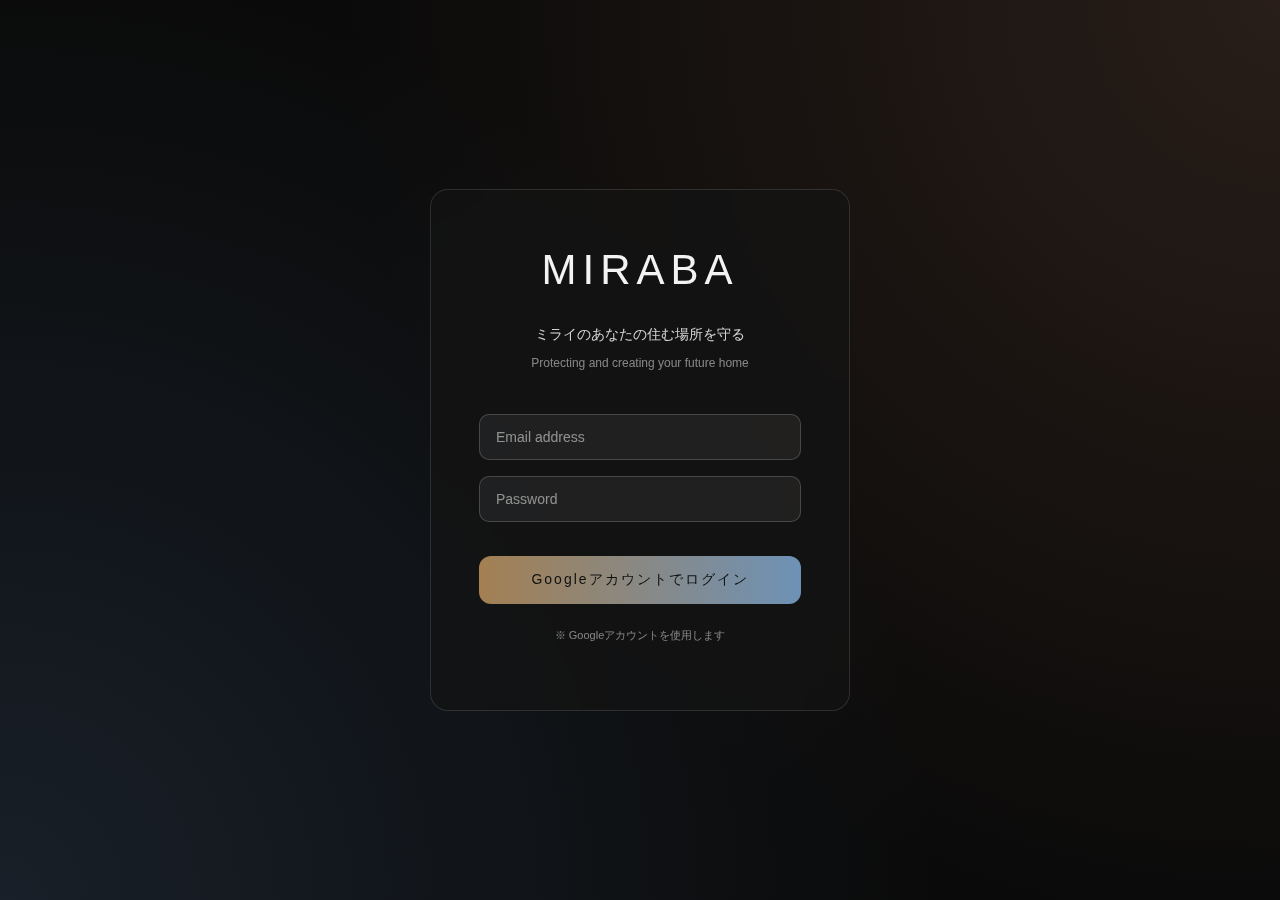
<file: login.html>
<!DOCTYPE html>
<html lang="ja">
  <title>MIRABA | LOGIN</title>
  <meta name="viewport" content="width=device-width, initial-scale=1.0">

  <link rel="stylesheet" href="css/pages/login.css">

<body>

  <div class="login-screen">

    <!-- 背景演出 -->
    <div class="login-bg"></div>

    <!-- ログインカード -->
    <div class="login-card">

      <!-- ロゴ -->
      <div class="login-logo">
        MIRABA
      </div>

      <!-- メッセージ -->
      <p class="login-message">
        ミライのあなたの住む場所を守る<br>
        <span>Protecting and creating your future home</span>
      </p>

      <!-- フォーム -->
      <div class="login-form">
        <input type="email" id="email" placeholder="Email address">
        <input type="password" id="password" placeholder="Password">

        <button id="loginBtn">
          Googleアカウントでログイン
        </button>
      </div>

      <!-- 補足 -->
      <p class="login-note">
        ※ Googleアカウントを使用します
      </p>

    </div>
  </div>

  <script src="js/auth.js"></script>
</body>
</html>
</file>
<file: css/pages/login.css>
/* ===============================
   BASE
=============================== */
*{
  box-sizing: border-box;
}

body{
  margin: 0;
  font-family: "Inter", "Noto Sans JP", sans-serif;
  background: #0a0a0a;
  color: #f3f3f3;
}

/* ===============================
   SCREEN
=============================== */
.login-screen{
  position: relative;
  width: 100vw;
  height: 100vh;
  overflow: hidden;

  display: flex;
  align-items: center;
  justify-content: center;
}

/* ===============================
   BACKGROUND
=============================== */
.login-bg{
  position: absolute;
  inset: 0;

  background:
    radial-gradient(
      circle at top right,
      rgba(180,120,90,0.18),
      transparent 60%
    ),
    radial-gradient(
      circle at bottom left,
      rgba(90,130,180,0.18),
      transparent 60%
    ),
    #0a0a0a;

  filter: blur(0px);
  z-index: 0;
}

/* ===============================
   CARD
=============================== */
.login-card{
  position: relative;
  z-index: 1;

  width: 420px;
  padding: 56px 48px;

  background: rgba(20,20,20,0.72);
  backdrop-filter: blur(18px);

  border-radius: 18px;
  border: 1px solid rgba(255,255,255,0.12);

  text-align: center;
}

/* ===============================
   LOGO
=============================== */
.login-logo{
  font-size: 42px;
  letter-spacing: 6px;
  font-weight: 300;
  margin-bottom: 28px;
}

/* ===============================
   MESSAGE
=============================== */
.login-message{
  font-size: 14px;
  line-height: 1.8;
  opacity: .85;
  margin-bottom: 40px;
}

.login-message span{
  display: block;
  margin-top: 6px;
  font-size: 12px;
  opacity: .6;
}

/* ===============================
   FORM
=============================== */
.login-form{
  display: flex;
  flex-direction: column;
  gap: 16px;
}

.login-form input{
  height: 46px;
  padding: 0 16px;

  background: rgba(255,255,255,0.06);
  border: 1px solid rgba(255,255,255,0.18);
  border-radius: 10px;

  color: #fff;
  font-size: 14px;
}

.login-form input::placeholder{
  color: rgba(255,255,255,0.5);
}

.login-form button{
  margin-top: 18px;
  height: 48px;

  background: linear-gradient(
    90deg,
    rgba(180,140,90,0.9),
    rgba(120,160,200,0.9)
  );

  border: none;
  border-radius: 12px;

  color: #111;
  font-size: 14px;
  letter-spacing: 2px;
  cursor: pointer;

  transition: transform .2s ease, box-shadow .3s ease;
}

.login-form button:hover{
  transform: translateY(-2px);
  box-shadow: 0 8px 20px rgba(0,0,0,0.35);
}

/* ===============================
   NOTE
=============================== */
.login-note{
  margin-top: 24px;
  font-size: 11px;
  opacity: .5;
}
</file>
